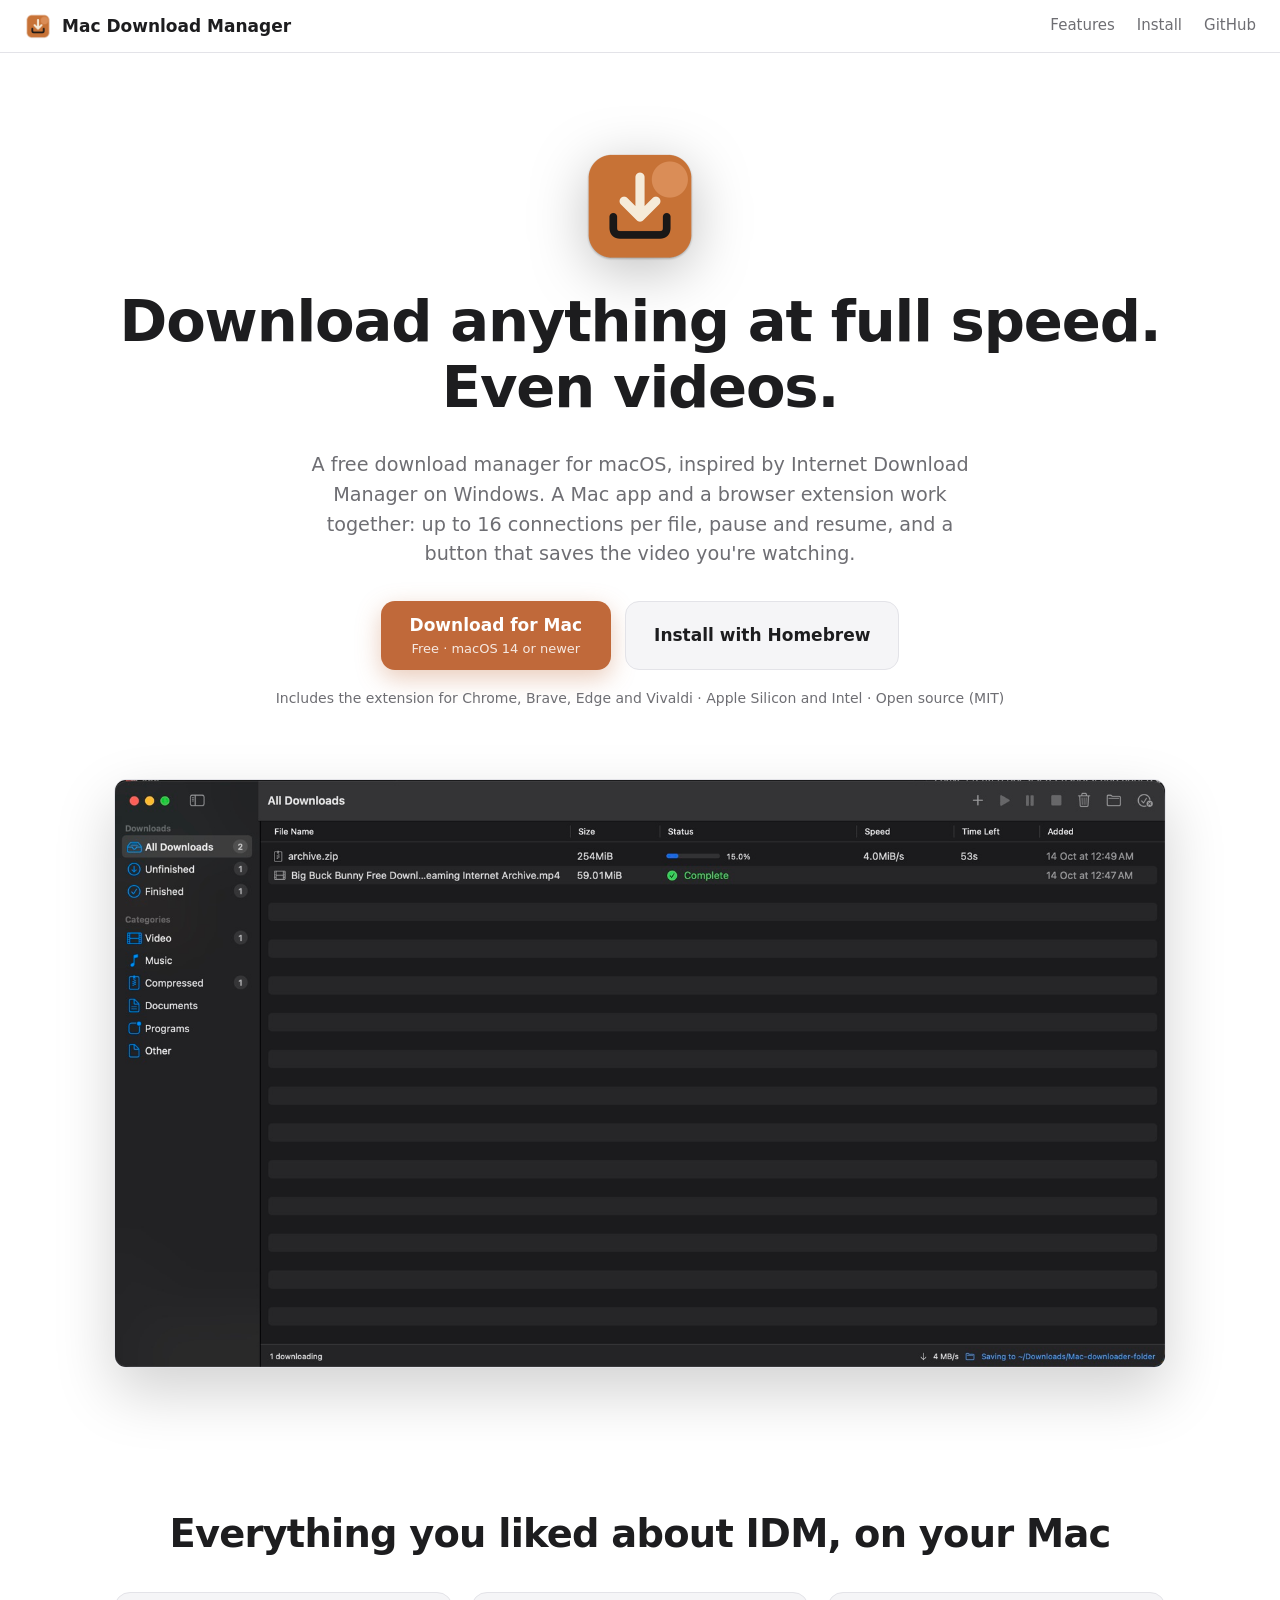
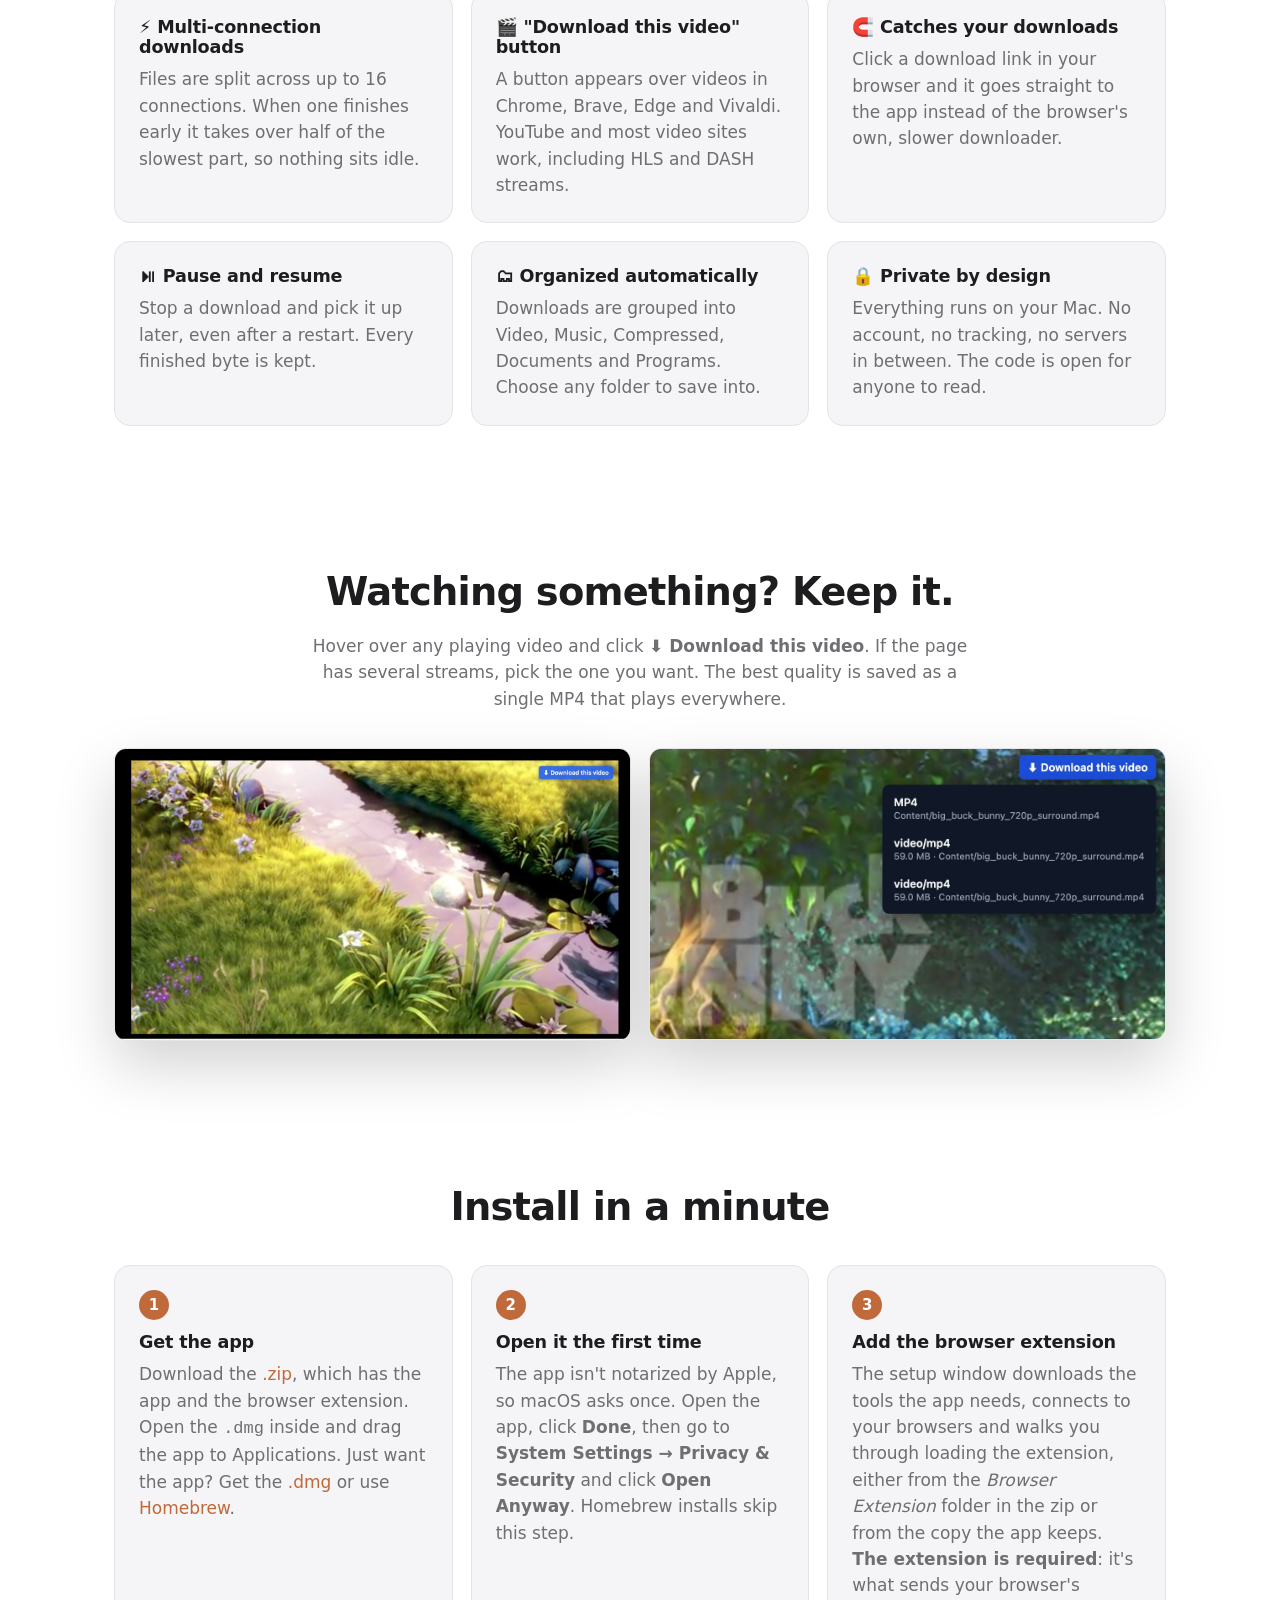
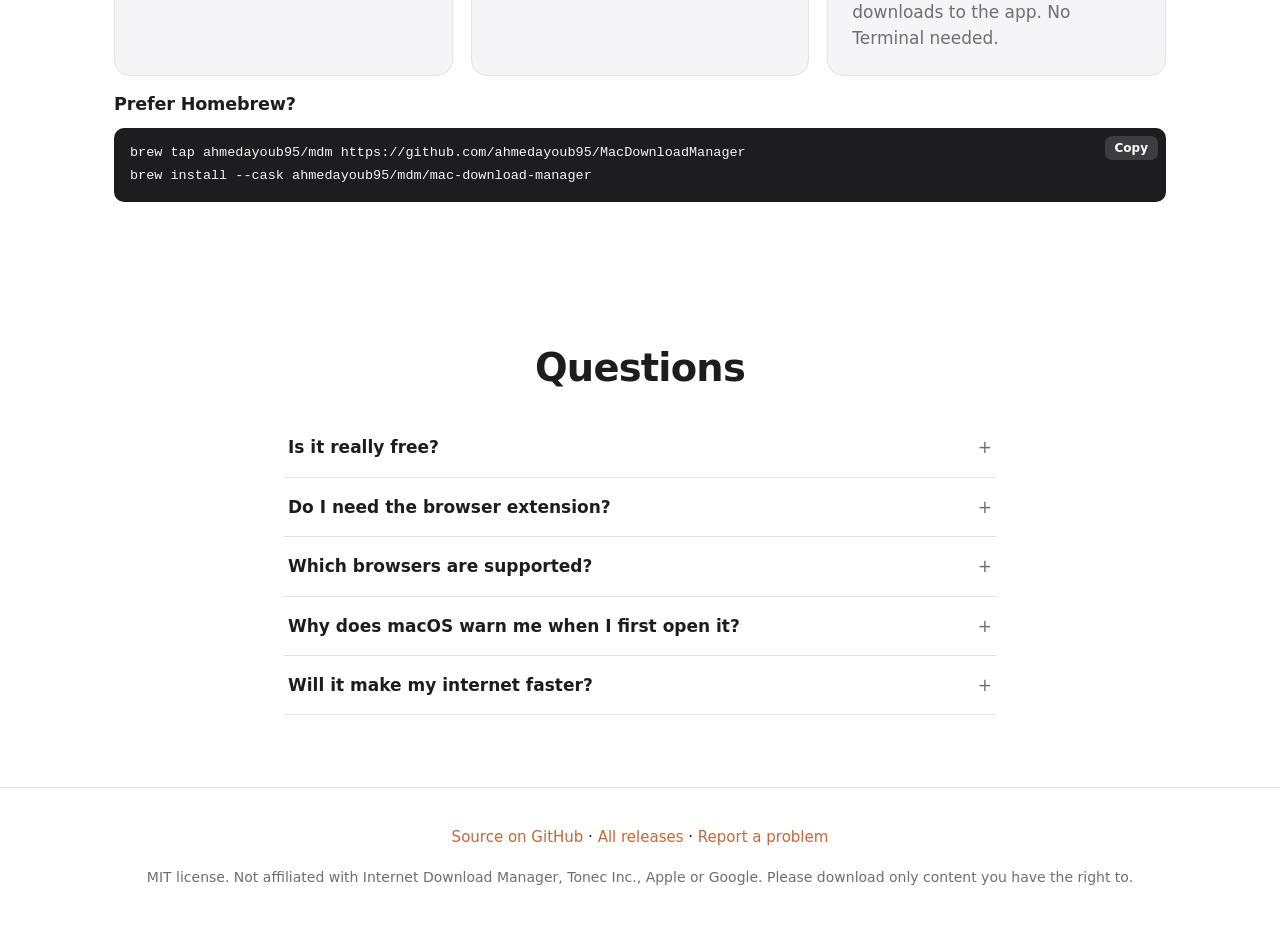
<file: docs/index.html>
<!doctype html>
<html lang="en">
<head>
  <meta charset="utf-8">
  <meta name="viewport" content="width=device-width, initial-scale=1">
  <title>Mac Download Manager: free, fast download manager for macOS</title>
  <meta name="description" content="A free, open-source download manager for macOS, inspired by IDM. Faster downloads with up to 16 connections per file, pause and resume, and a browser extension that catches your downloads and saves videos too.">
  <meta property="og:title" content="Mac Download Manager">
  <meta property="og:description" content="Free, fast download manager for macOS with a one-click video download button for your browser.">
  <meta property="og:image" content="https://ahmedayoub95.github.io/MacDownloadManager/img/app.jpg">
  <meta property="og:type" content="website">
  <link rel="icon" type="image/png" href="favicon.png">
  <link rel="stylesheet" href="style.css">
</head>
<body>
  <header class="nav">
    <a class="brand" href="#"><img src="favicon.png" alt="" width="28" height="28"> Mac Download Manager</a>
    <nav>
      <a href="#features">Features</a>
      <a href="#install">Install</a>
      <a href="https://github.com/ahmedayoub95/MacDownloadManager">GitHub</a>
    </nav>
  </header>

  <main>
    <section class="hero">
      <img class="hero-icon" src="icon.png" alt="Mac Download Manager icon" width="128" height="128">
      <h1>Download anything at full speed.<br>Even videos.</h1>
      <p class="lead">A free download manager for macOS, inspired by Internet Download Manager on Windows. A Mac app and a browser extension work together: up to 16 connections per file, pause and resume, and a button that saves the video you're watching.</p>
      <div class="cta">
        <a class="button primary" id="download" href="https://github.com/ahmedayoub95/MacDownloadManager/releases/latest">
          <span>Download for Mac</span>
          <small id="download-detail">Free · macOS 14 or newer</small>
        </a>
        <a class="button" href="#homebrew">Install with Homebrew</a>
      </div>
      <p class="fine">Includes the extension for Chrome, Brave, Edge and Vivaldi · Apple Silicon and Intel · Open source (MIT)</p>
    </section>

    <section class="shot">
      <img src="img/app.jpg" alt="The Mac Download Manager window with downloads in progress" width="1600" height="894">
    </section>

    <section id="features" class="features">
      <h2>Everything you liked about IDM, on your Mac</h2>
      <div class="grid">
        <article>
          <h3>⚡ Multi-connection downloads</h3>
          <p>Files are split across up to 16 connections. When one finishes early it takes over half of the slowest part, so nothing sits idle.</p>
        </article>
        <article>
          <h3>🎬 "Download this video" button</h3>
          <p>A button appears over videos in Chrome, Brave, Edge and Vivaldi. YouTube and most video sites work, including HLS and DASH streams.</p>
        </article>
        <article>
          <h3>🧲 Catches your downloads</h3>
          <p>Click a download link in your browser and it goes straight to the app instead of the browser's own, slower downloader.</p>
        </article>
        <article>
          <h3>⏯ Pause and resume</h3>
          <p>Stop a download and pick it up later, even after a restart. Every finished byte is kept.</p>
        </article>
        <article>
          <h3>🗂 Organized automatically</h3>
          <p>Downloads are grouped into Video, Music, Compressed, Documents and Programs. Choose any folder to save into.</p>
        </article>
        <article>
          <h3>🔒 Private by design</h3>
          <p>Everything runs on your Mac. No account, no tracking, no servers in between. The code is open for anyone to read.</p>
        </article>
      </div>
    </section>

    <section class="video">
      <div class="text">
        <h2>Watching something? Keep it.</h2>
        <p>Hover over any playing video and click <strong>⬇ Download this video</strong>. If the page has several streams, pick the one you want. The best quality is saved as a single MP4 that plays everywhere.</p>
      </div>
      <div class="pair">
        <img src="img/video-button.jpg" alt="The Download this video button over a playing video" width="1600" height="905" loading="lazy">
        <img src="img/video-menu.jpg" alt="Choosing a stream after clicking the button" width="1226" height="690" loading="lazy">
      </div>
    </section>

    <section id="install" class="install">
      <h2>Install in a minute</h2>
      <div class="steps">
        <article>
          <span class="num">1</span>
          <h3>Get the app</h3>
          <p>Download the <a id="zip-link" href="https://github.com/ahmedayoub95/MacDownloadManager/releases/latest">.zip</a>, which has the app and the browser extension. Open the <code>.dmg</code> inside and drag the app to Applications. Just want the app? Get the <a id="dmg-link" href="https://github.com/ahmedayoub95/MacDownloadManager/releases/latest">.dmg</a> or use <a href="#homebrew">Homebrew</a>.</p>
        </article>
        <article>
          <span class="num">2</span>
          <h3>Open it the first time</h3>
          <p>The app isn't notarized by Apple, so macOS asks once. Open the app, click <strong>Done</strong>, then go to <strong>System Settings → Privacy &amp; Security</strong> and click <strong>Open Anyway</strong>. Homebrew installs skip this step.</p>
        </article>
        <article>
          <span class="num">3</span>
          <h3>Add the browser extension</h3>
          <p>The setup window downloads the tools the app needs, connects to your browsers and walks you through loading the extension, either from the <em>Browser Extension</em> folder in the zip or from the copy the app keeps. <strong>The extension is required</strong>: it's what sends your browser's downloads to the app. No Terminal needed.</p>
        </article>
      </div>
      <div class="brew" id="homebrew">
        <h3>Prefer Homebrew?</h3>
        <div class="code">
          <pre id="brew">brew tap ahmedayoub95/mdm https://github.com/ahmedayoub95/MacDownloadManager
brew install --cask ahmedayoub95/mdm/mac-download-manager</pre>
          <button class="copy" data-copy="brew" type="button">Copy</button>
        </div>
      </div>
    </section>

    <section class="faq">
      <h2>Questions</h2>
      <details>
        <summary>Is it really free?</summary>
        <p>Yes. It's open source under the MIT license, with no paid version, ads or account.</p>
      </details>
      <details>
        <summary>Do I need the browser extension?</summary>
        <p>Yes, to download from your browser. The extension is what catches the files you click and adds the video button. Without it, the browser keeps downloading files itself, and you'd have to copy each link into the app's <em>Add URL</em> window by hand.</p>
      </details>
      <details>
        <summary>Which browsers are supported?</summary>
        <p>Google Chrome, Brave, Microsoft Edge, Vivaldi and Chromium. Safari and Firefox aren't supported yet.</p>
      </details>
      <details>
        <summary>Why does macOS warn me when I first open it?</summary>
        <p>Apple charges developers a yearly fee to notarize apps. This free project isn't notarized, so macOS asks you to confirm once. You can read every line of the code on GitHub.</p>
      </details>
      <details>
        <summary>Will it make my internet faster?</summary>
        <p>It can't go beyond your connection's speed, but many servers limit each connection. Using many connections at once gets around that, often several times faster than a browser download.</p>
      </details>
    </section>
  </main>

  <footer>
    <p><a href="https://github.com/ahmedayoub95/MacDownloadManager">Source on GitHub</a> · <a href="https://github.com/ahmedayoub95/MacDownloadManager/releases">All releases</a> · <a href="https://github.com/ahmedayoub95/MacDownloadManager/issues">Report a problem</a></p>
    <p class="fine">MIT license. Not affiliated with Internet Download Manager, Tonec Inc., Apple or Google. Please download only content you have the right to.</p>
  </footer>

  <script src="site.js"></script>
</body>
</html>
</file>
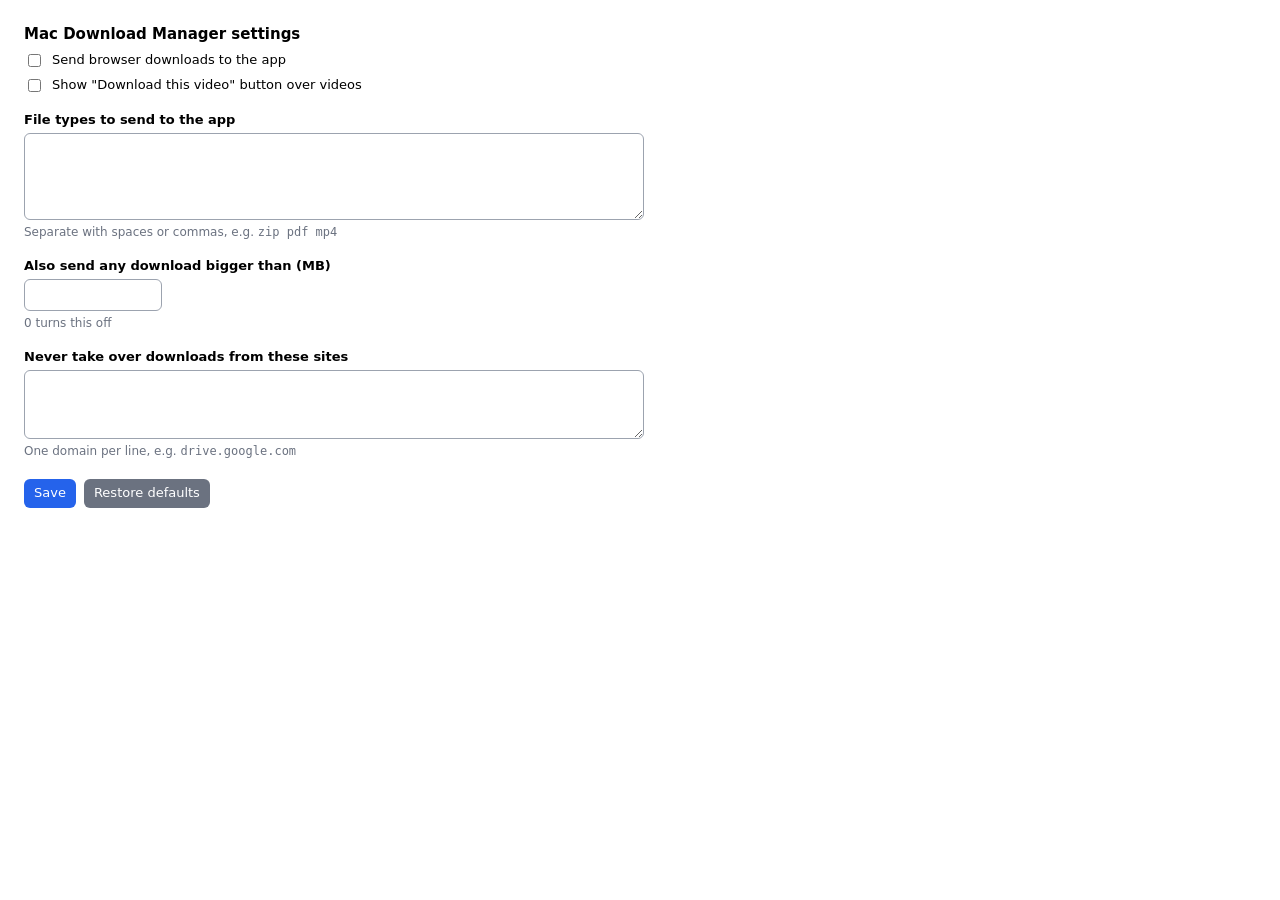
<file: extension/options.html>
<!doctype html>
<html>
  <head>
    <meta charset="utf-8" />
    <title>Mac Download Manager settings</title>
    <link rel="stylesheet" href="ui.css" />
  </head>
  <body class="options">
    <h1>Mac Download Manager settings</h1>

    <label class="row">
      <input type="checkbox" id="interceptEnabled" />
      Send browser downloads to the app
    </label>
    <label class="row">
      <input type="checkbox" id="videoButtonEnabled" />
      Show "Download this video" button over videos
    </label>

    <label class="field">
      File types to send to the app
      <textarea id="extensions" rows="4"></textarea>
      <span class="muted">Separate with spaces or commas, e.g. <code>zip pdf mp4</code></span>
    </label>

    <label class="field">
      Also send any download bigger than (MB)
      <input type="number" id="minSizeMB" min="0" step="1" />
      <span class="muted">0 turns this off</span>
    </label>

    <label class="field">
      Never take over downloads from these sites
      <textarea id="excludedSites" rows="3"></textarea>
      <span class="muted">One domain per line, e.g. <code>drive.google.com</code></span>
    </label>

    <div class="actions">
      <button id="save">Save</button>
      <button id="reset" class="secondary">Restore defaults</button>
      <span id="saved" class="muted"></span>
    </div>
    <script type="module" src="options.js"></script>
  </body>
</html>
</file>
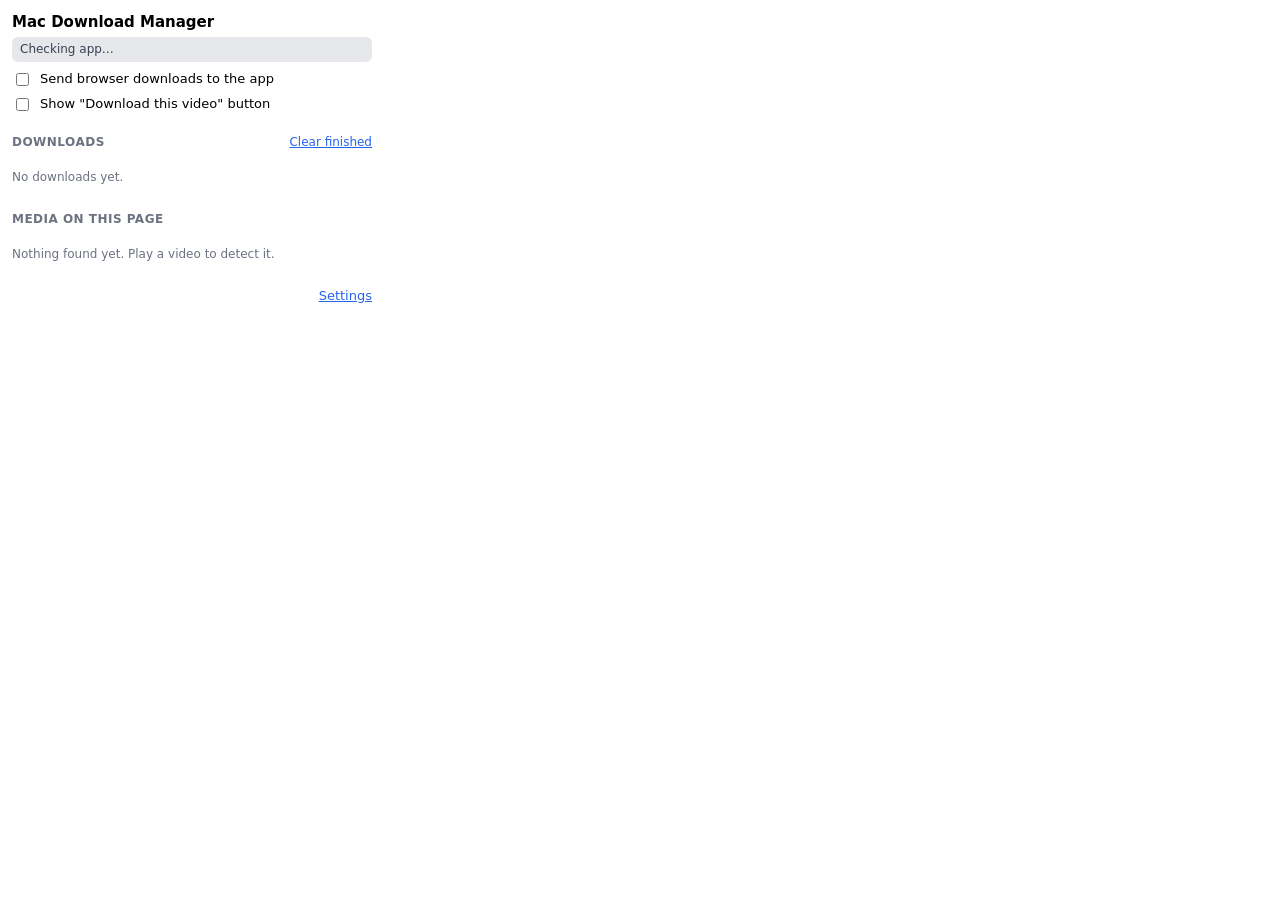
<file: extension/popup.html>
<!doctype html>
<html>
  <head>
    <meta charset="utf-8" />
    <link rel="stylesheet" href="ui.css" />
  </head>
  <body class="popup">
    <header>
      <h1>Mac Download Manager</h1>
      <div id="status" class="status">Checking app…</div>
    </header>

    <label class="row">
      <input type="checkbox" id="interceptEnabled" />
      Send browser downloads to the app
    </label>
    <label class="row">
      <input type="checkbox" id="videoButtonEnabled" />
      Show "Download this video" button
    </label>

    <div class="section-head">
      <h2>Downloads</h2>
      <a href="#" id="clearFinished">Clear finished</a>
    </div>
    <div id="jobs" class="jobs"><p class="muted">No downloads yet.</p></div>

    <h2>Media on this page</h2>
    <div id="media" class="media"><p class="muted">Nothing found yet. Play a video to detect it.</p></div>

    <footer><a href="#" id="openOptions">Settings</a></footer>
    <script type="module" src="popup.js"></script>
  </body>
</html>
</file>
<file: docs/style.css>
:root {
  --bg: #ffffff;
  --bg-soft: #f5f5f7;
  --text: #1d1d1f;
  --muted: #6e6e73;
  --line: #e3e3e8;
  --accent: #c0693a;
  --accent-text: #ffffff;
  --code-bg: #1d1d1f;
  --code-text: #f5f5f7;
  color-scheme: light dark;
}

@media (prefers-color-scheme: dark) {
  :root {
    --bg: #0f0f11;
    --bg-soft: #1a1a1d;
    --text: #f5f5f7;
    --muted: #a1a1a6;
    --line: #2c2c31;
    --accent: #e08550;
    --code-bg: #000000;
  }
}

* { box-sizing: border-box; }

html { scroll-behavior: smooth; }

body {
  margin: 0;
  background: var(--bg);
  color: var(--text);
  font: 17px/1.55 -apple-system, BlinkMacSystemFont, "SF Pro Text", "Segoe UI", system-ui, sans-serif;
  -webkit-font-smoothing: antialiased;
}

a { color: var(--accent); text-decoration: none; }
a:hover { text-decoration: underline; }

img { max-width: 100%; height: auto; display: block; }

h1, h2, h3 { line-height: 1.15; letter-spacing: -0.02em; margin: 0 0 0.5em; }
h1 { font-size: clamp(2.2rem, 6vw, 3.6rem); }
h2 { font-size: clamp(1.7rem, 4vw, 2.4rem); text-align: center; }
h3 { font-size: 1.1rem; letter-spacing: -0.01em; }

main > section { padding: 72px 24px; max-width: 1100px; margin: 0 auto; }

/* Navigation */
.nav {
  position: sticky;
  top: 0;
  z-index: 10;
  display: flex;
  align-items: center;
  justify-content: space-between;
  gap: 16px;
  padding: 12px 24px;
  background: color-mix(in srgb, var(--bg) 82%, transparent);
  backdrop-filter: saturate(180%) blur(16px);
  -webkit-backdrop-filter: saturate(180%) blur(16px);
  border-bottom: 1px solid var(--line);
}
.brand { display: flex; align-items: center; gap: 10px; font-weight: 600; color: var(--text); }
.brand:hover { text-decoration: none; }
.nav nav { display: flex; gap: 22px; font-size: 15px; }
.nav nav a { color: var(--muted); }
.nav nav a:hover { color: var(--text); text-decoration: none; }

/* Hero */
.hero { text-align: center; padding-top: 88px; padding-bottom: 40px; }
.hero-icon { margin: 0 auto 20px; filter: drop-shadow(0 12px 28px rgba(0, 0, 0, 0.25)); }
.lead { font-size: 1.2rem; color: var(--muted); max-width: 680px; margin: 0 auto 32px; }
.cta { display: flex; gap: 14px; justify-content: center; flex-wrap: wrap; }
.fine { color: var(--muted); font-size: 14px; margin-top: 18px; }

.button {
  display: inline-flex;
  flex-direction: column;
  justify-content: center;
  align-items: center;
  min-height: 56px;
  padding: 10px 28px;
  border-radius: 14px;
  border: 1px solid var(--line);
  color: var(--text);
  font-weight: 600;
  background: var(--bg-soft);
  transition: transform 0.15s ease, box-shadow 0.15s ease;
}
.button:hover { text-decoration: none; transform: translateY(-1px); }
.button small { font-weight: 400; font-size: 13px; opacity: 0.85; }
.button.primary {
  background: var(--accent);
  border-color: transparent;
  color: var(--accent-text);
  box-shadow: 0 8px 24px color-mix(in srgb, var(--accent) 35%, transparent);
}

/* Screenshots */
.shot { padding-top: 16px !important; }
.shot img, .pair img {
  border-radius: 12px;
  border: 1px solid var(--line);
  box-shadow: 0 24px 60px rgba(0, 0, 0, 0.18);
}

/* Features */
.grid {
  display: grid;
  grid-template-columns: repeat(auto-fit, minmax(280px, 1fr));
  gap: 18px;
  margin-top: 36px;
}
.grid article, .steps article {
  background: var(--bg-soft);
  border: 1px solid var(--line);
  border-radius: 16px;
  padding: 24px;
}
.grid p, .steps p { color: var(--muted); margin: 0; }

/* Video section */
.video .text { max-width: 680px; margin: 0 auto 36px; text-align: center; }
.video .text p { color: var(--muted); }
.pair { display: grid; grid-template-columns: 1fr 1fr; gap: 18px; align-items: start; }

/* Install */
.steps {
  display: grid;
  grid-template-columns: repeat(auto-fit, minmax(300px, 1fr));
  gap: 18px;
  margin-top: 36px;
}
.steps article { position: relative; }
.num {
  display: inline-grid;
  place-items: center;
  width: 30px;
  height: 30px;
  border-radius: 50%;
  background: var(--accent);
  color: var(--accent-text);
  font-weight: 700;
  font-size: 15px;
  margin-bottom: 12px;
}
.code { position: relative; margin-top: 14px; }
.code pre {
  margin: 0;
  padding: 14px 16px;
  padding-right: 70px;
  border-radius: 10px;
  background: var(--code-bg);
  color: var(--code-text);
  font: 13.5px/1.7 ui-monospace, "SF Mono", Menlo, monospace;
  white-space: pre;
  overflow-x: auto;
}
.brew { margin-top: 18px; scroll-margin-top: 80px; }
.brew h3 { margin-bottom: 0; }
.copy {
  position: absolute;
  top: 8px;
  right: 8px;
  border: 0;
  border-radius: 7px;
  padding: 5px 10px;
  font: 600 12px -apple-system, system-ui, sans-serif;
  background: rgba(255, 255, 255, 0.14);
  color: #fff;
  cursor: pointer;
}
.copy:hover { background: rgba(255, 255, 255, 0.24); }

/* FAQ */
.faq { max-width: 760px !important; }
.faq h2 { margin-bottom: 28px; }
details { border-bottom: 1px solid var(--line); padding: 16px 4px; }
summary { cursor: pointer; font-weight: 600; list-style: none; }
summary::-webkit-details-marker { display: none; }
summary::after { content: "+"; float: right; color: var(--muted); font-weight: 400; }
details[open] summary::after { content: "−"; }
details p { color: var(--muted); margin: 10px 0 0; }

footer {
  border-top: 1px solid var(--line);
  padding: 32px 24px 48px;
  text-align: center;
  font-size: 15px;
}
footer p { margin: 6px 0; }

@media (max-width: 720px) {
  .nav nav a:not(:last-child) { display: none; }
  main > section { padding: 52px 20px; }
  .pair { grid-template-columns: 1fr; }
}
</file>
<file: extension/ui.css>
:root {
  color-scheme: light dark;
  font: 13px/1.4 -apple-system, BlinkMacSystemFont, system-ui, sans-serif;
}

body { margin: 0; }
h1 { font-size: 15px; margin: 0 0 4px; }
h2 { font-size: 12px; text-transform: uppercase; letter-spacing: 0.04em; color: #6b7280; margin: 14px 0 6px; }
.muted { color: #6b7280; font-size: 12px; }
a { color: #2563eb; }

button {
  font: inherit; border: 0; border-radius: 6px; padding: 5px 10px;
  background: #2563eb; color: #fff; cursor: pointer;
}
button:disabled { opacity: 0.6; cursor: default; }
button.secondary { background: #6b7280; }

.row { display: flex; align-items: center; gap: 8px; margin: 6px 0; }

/* popup */
.popup { width: 360px; padding: 12px; }
.popup header { margin-bottom: 8px; }
.status { font-size: 12px; padding: 4px 8px; border-radius: 6px; background: #e5e7eb; color: #374151; }
.status.online { background: #dcfce7; color: #166534; }
.status.offline { background: #fee2e2; color: #991b1b; }
.media { display: flex; flex-direction: column; gap: 6px; max-height: 260px; overflow: auto; }
.item { display: flex; align-items: center; gap: 8px; padding: 6px 8px; border-radius: 6px; background: rgba(127, 127, 127, 0.1); }
.item .info { flex: 1; min-width: 0; }
.item .name { overflow: hidden; text-overflow: ellipsis; white-space: nowrap; }
.section-head { display: flex; align-items: baseline; justify-content: space-between; }
.section-head a { font-size: 12px; }
.jobs { display: flex; flex-direction: column; gap: 6px; max-height: 280px; overflow: auto; }
.job { padding: 8px; border-radius: 6px; background: rgba(127, 127, 127, 0.1); }
.job .name { overflow: hidden; text-overflow: ellipsis; white-space: nowrap; font-weight: 500; }
.job .bar { height: 5px; margin: 6px 0 4px; border-radius: 3px; background: rgba(127, 127, 127, 0.25); overflow: hidden; }
.job .fill { height: 100%; width: 0; background: #2563eb; transition: width 0.4s; }
.job.done .fill { background: #16a34a; }
.job.failed .fill, .job.cancelled .fill { background: #9ca3af; }
.job.merging .fill { background: #7c3aed; }
.job.failed .detail { color: #dc2626; }
.job-foot { display: flex; align-items: center; justify-content: space-between; gap: 8px; }
.job-foot .detail { overflow: hidden; text-overflow: ellipsis; white-space: nowrap; }
.job-actions { display: flex; gap: 4px; flex-shrink: 0; }
button.small { padding: 2px 8px; font-size: 11px; }
button.small.cancel { background: #6b7280; }
[hidden] { display: none !important; }
.popup footer { margin-top: 12px; text-align: right; }

/* options */
.options { max-width: 620px; padding: 24px; }
.field { display: flex; flex-direction: column; gap: 4px; margin: 16px 0; font-weight: 600; }
.field .muted { font-weight: 400; }
.field textarea, .field input[type="number"] { font: inherit; font-weight: 400; padding: 6px 8px; border-radius: 6px; border: 1px solid #9ca3af; }
.field input[type="number"] { width: 120px; }
.actions { display: flex; align-items: center; gap: 8px; margin-top: 20px; }
</file>
